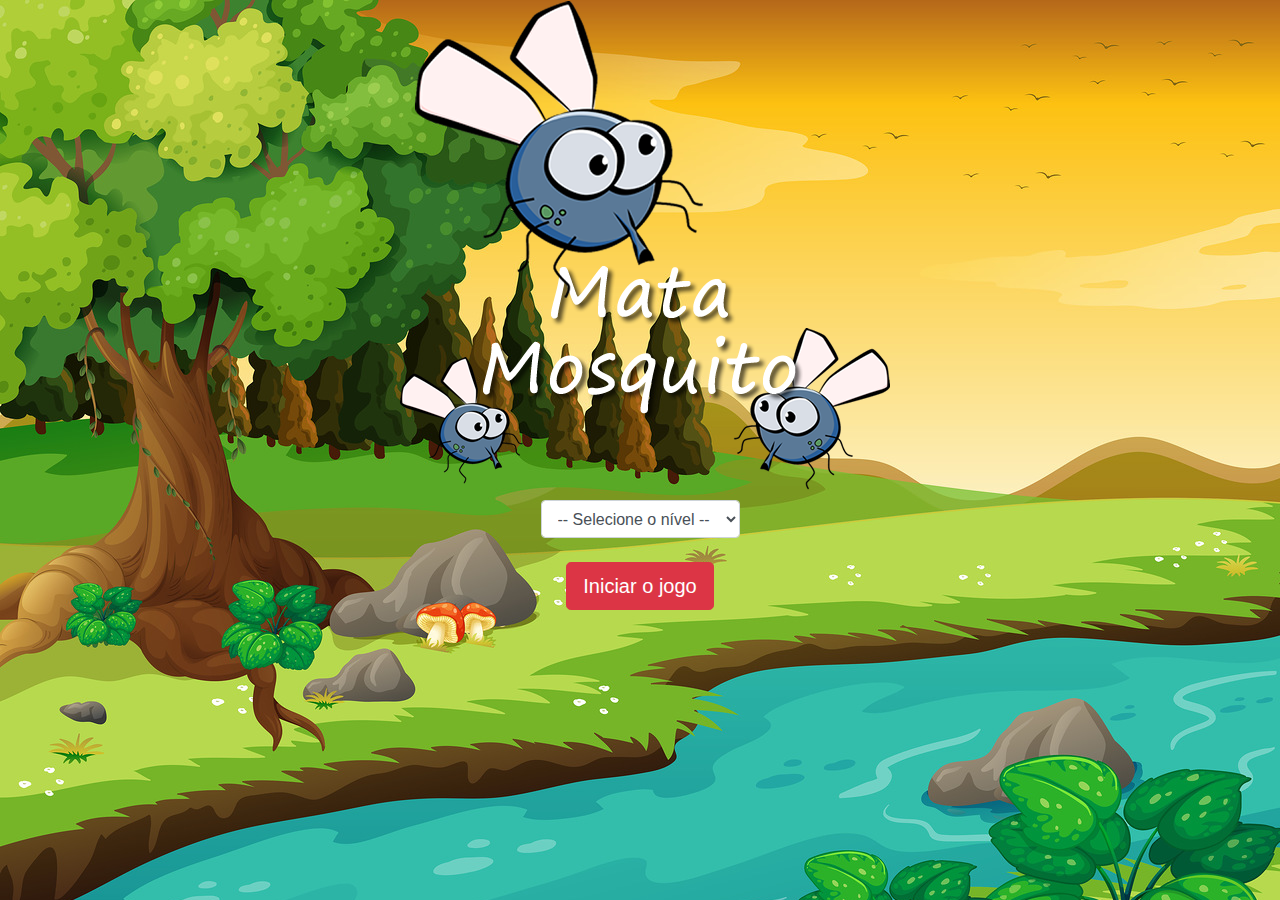
<file: index.html>
<!DOCTYPE html>
<html lang="en">

<head>
   <meta charset="UTF-8">
   <meta name="viewport" content="width=device-width, initial-scale=1.0">

   <link rel="stylesheet" href="https://maxcdn.bootstrapcdn.com/bootstrap/4.0.0/css/bootstrap.min.css"
      integrity="sha384-Gn5384xqQ1aoWXA+058RXPxPg6fy4IWvTNh0E263XmFcJlSAwiGgFAW/dAiS6JXm" crossorigin="anonymous">

   <link rel="stylesheet" href="style.css">

   <title>Fim de jogo</title>
</head>

<body>

   <div class="container">
      <div class="row">
         <div class="col">
            <div class="d-flex justify-content-center">
               <img src="imagens/game.png">
            </div>
         </div>
      </div>

      <div class="row">
         <div class="col">
            <div class="d-flex justify-content-center">
               <div class="mb-4">
                  <select class="form-control" id="nivel">
                     <option value=""> -- Selecione o nível -- </option>
                     <option value="normal">Normal</option>
                     <option value="dificil">Díficil</option>
                     <option value="chucknorris">Chuck Norris</option>
                  </select>
               </div>
            </div>
         </div>
      </div>

      <div class="row">
         <div class="col">
            <div class="d-flex justify-content-center">
               <button class="btn btn-danger btn-lg" onclick="iniciarJogo()">
                  Iniciar o jogo
               </button>
            </div>
         </div>
      </div>
   </div>

   <script>
      function iniciarJogo() {
         var nivel = document.getElementById("nivel").value;

         if (nivel === "") {
            alert("Selecione um nível para iniciar o jogo");
            return false;
         }

         window.location.href = "app.html?" + nivel;
      }
   </script>

</body>

</html>
</file>
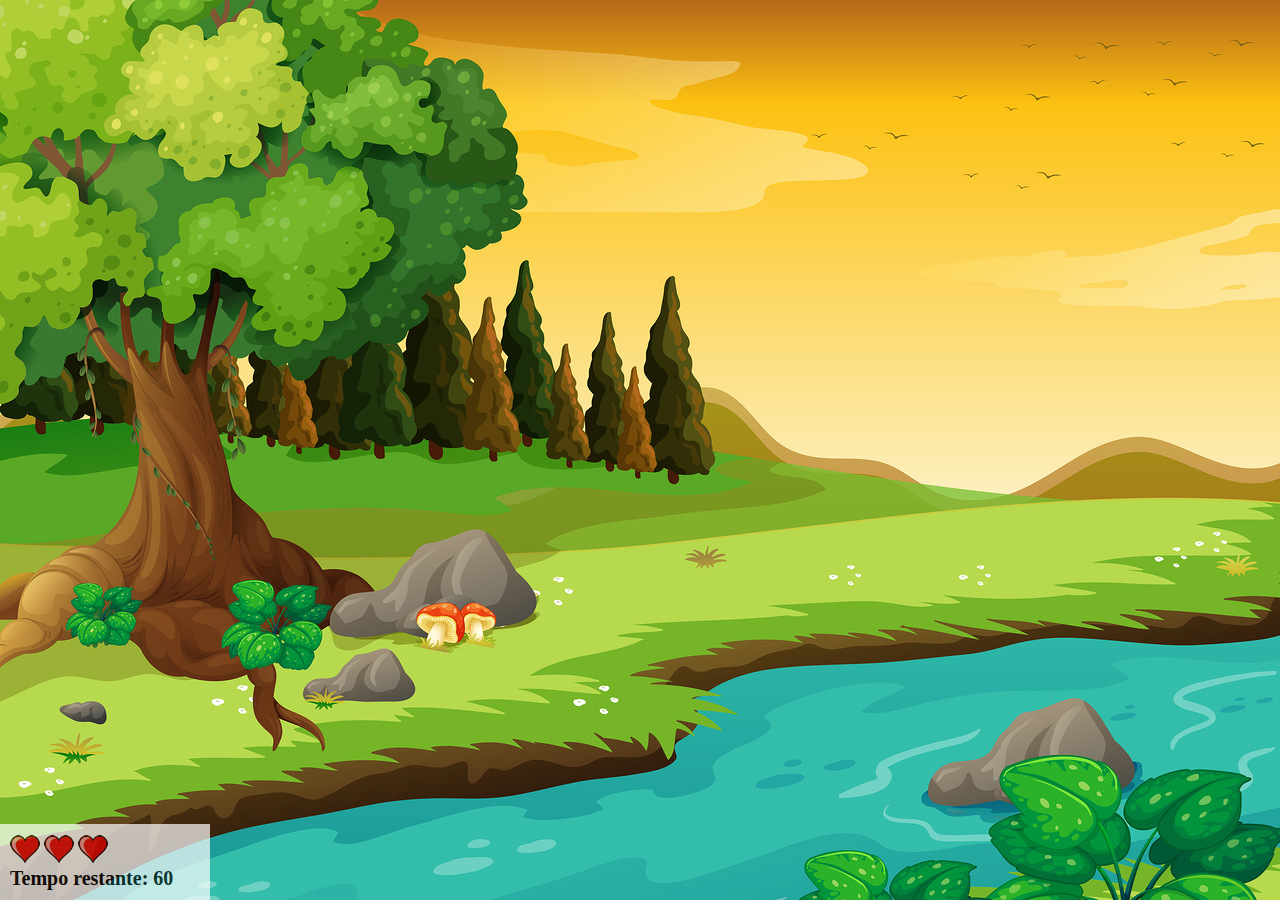
<file: app.html>
<!DOCTYPE html>
<html lang="en">

<head>
   <meta charset="UTF-8">
   <meta name="viewport" content="width=device-width, initial-scale=1.0">

   <link rel="stylesheet" href="style.css">
   <script src="jogo.js"></script>

   <title>Mata-mosquito</title>
</head>

<body onresize="ajustaTamanhoPalcoJogo()">

   <div class="painel">
      <div class="vidas">
         <img id="v1" src="imagens/coracao_cheio.png">
         <img id="v2" src="imagens/coracao_cheio.png">
         <img id="v3" src="imagens/coracao_cheio.png">
      </div>
      <div class="cronometro">
         Tempo restante: <span id="cronometro"></span>
      </div>
   </div>


   <script>
      document.getElementById("cronometro").innerHTML = tempo;

      var criaMosquito = setInterval(function () {
         posicaoRandomica()
      }, criaMosquitoTempo);
   </script>

</body>

</html>
</file>
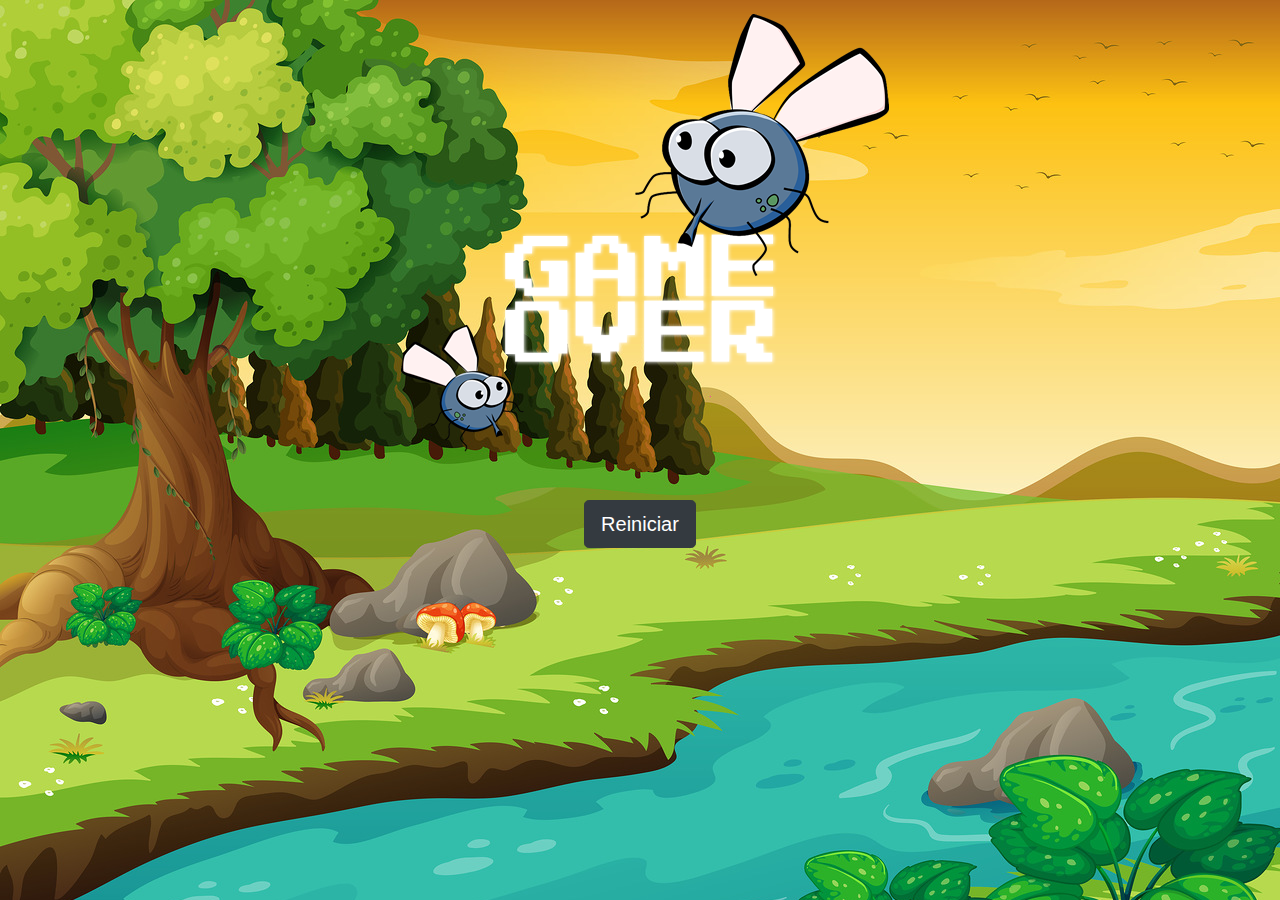
<file: fim_de_jogo.html>
<!DOCTYPE html>
<html lang="en">

<head>
   <meta charset="UTF-8">
   <meta name="viewport" content="width=device-width, initial-scale=1.0">

   <link rel="stylesheet" href="https://maxcdn.bootstrapcdn.com/bootstrap/4.0.0/css/bootstrap.min.css"
      integrity="sha384-Gn5384xqQ1aoWXA+058RXPxPg6fy4IWvTNh0E263XmFcJlSAwiGgFAW/dAiS6JXm" crossorigin="anonymous">

   <link rel="stylesheet" href="style.css">

   <title>Fim de jogo</title>
</head>

<body>

   <div class="container">
      <div class="row">
         <div class="col">
            <div class="d-flex justify-content-center">
               <img src="imagens/game_over.png">
            </div>
         </div>
      </div>

      <div class="row">
         <div class="col">
            <div class="d-flex justify-content-center">
               <button class="btn btn-dark btn-lg" onclick="window.location.href = 'index.html'">
                  Reiniciar
               </button>
            </div>
         </div>
      </div>
   </div>

</body>

</html>
</file>
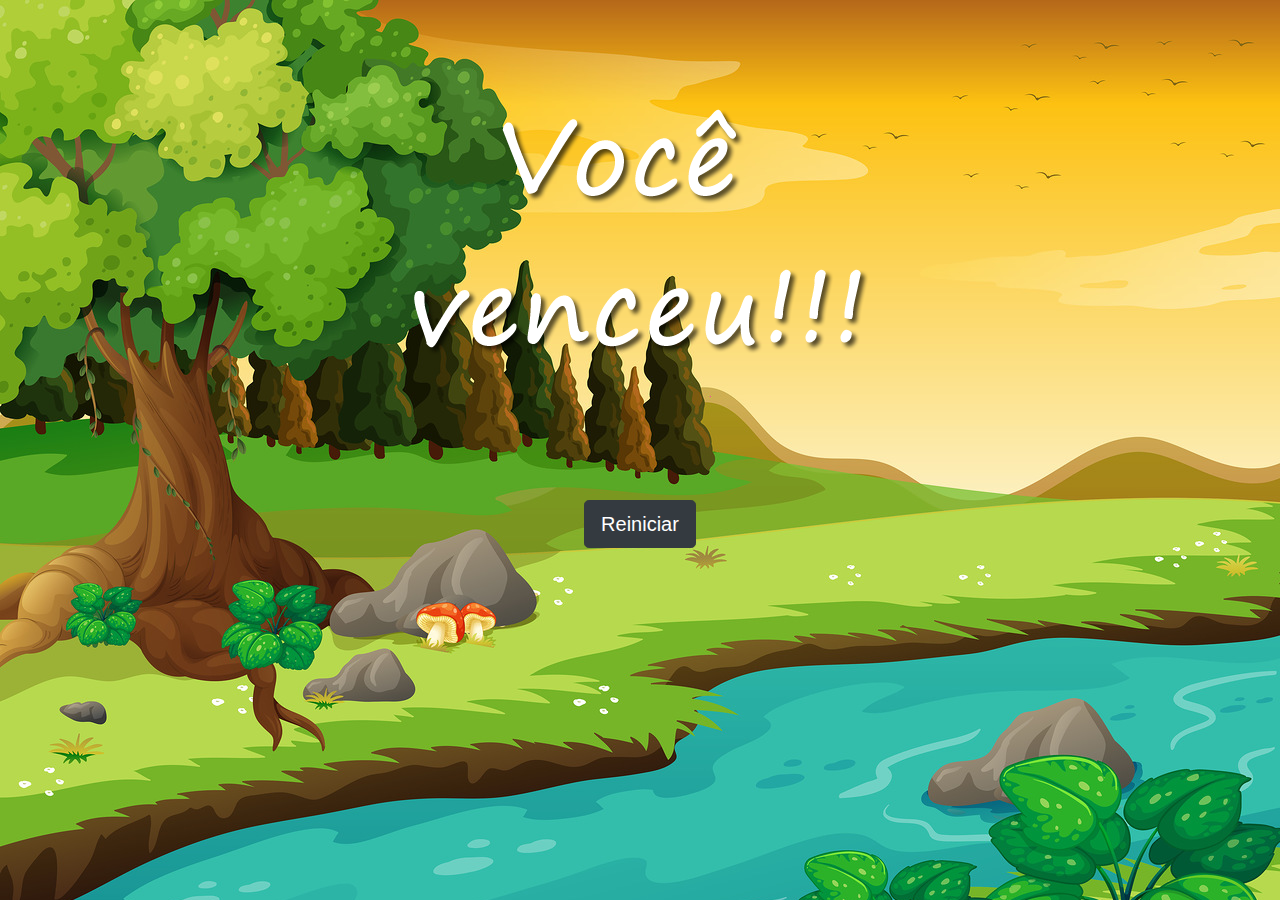
<file: vitoria.html>
<!DOCTYPE html>
<html lang="en">

<head>
   <meta charset="UTF-8">
   <meta name="viewport" content="width=device-width, initial-scale=1.0">

   <link rel="stylesheet" href="https://maxcdn.bootstrapcdn.com/bootstrap/4.0.0/css/bootstrap.min.css"
      integrity="sha384-Gn5384xqQ1aoWXA+058RXPxPg6fy4IWvTNh0E263XmFcJlSAwiGgFAW/dAiS6JXm" crossorigin="anonymous">

   <link rel="stylesheet" href="style.css">

   <title>Fim de jogo</title>
</head>

<body>

   <div class="container">
      <div class="row">
         <div class="col">
            <div class="d-flex justify-content-center">
               <img src="imagens/vitoria.png">
            </div>
         </div>
      </div>

      <div class="row">
         <div class="col">
            <div class="d-flex justify-content-center">
               <button class="btn btn-dark btn-lg" onclick="window.location.href = 'index.html'">
                  Reiniciar
               </button>
            </div>
         </div>
      </div>
   </div>

</body>

</html>
</file>
<file: style.css>
html {
   cursor: url(imagens/mata_mosca.png) 30 30, auto;
}

body {
   background: rgb(195, 143, 29) url("imagens/bg.jpg") no-repeat top center;
}

.mosquito1 {
   width: 50px;
   height: 50px;
}

.mosquito2 {
   width: 70px;
   height: 70px;
}

.mosquito3 {
   width: 90px;
   height: 90px;
}

.ladoA {
   transform: scaleX(1);
}

.ladoB {
   transform: scaleX(-1);
}

.painel {
   position: absolute;
   width: 190px;
   padding: 10px;
   left: 0;
   bottom: 0;
   border-top: 1px solid #fff;
   background-color: #fff;
   opacity: 0.7;
}

.vidas {
   float: left;
}

.cronometro {
   float: left;
   font-size: 20px;
   font-weight: bold;
}
</file>
